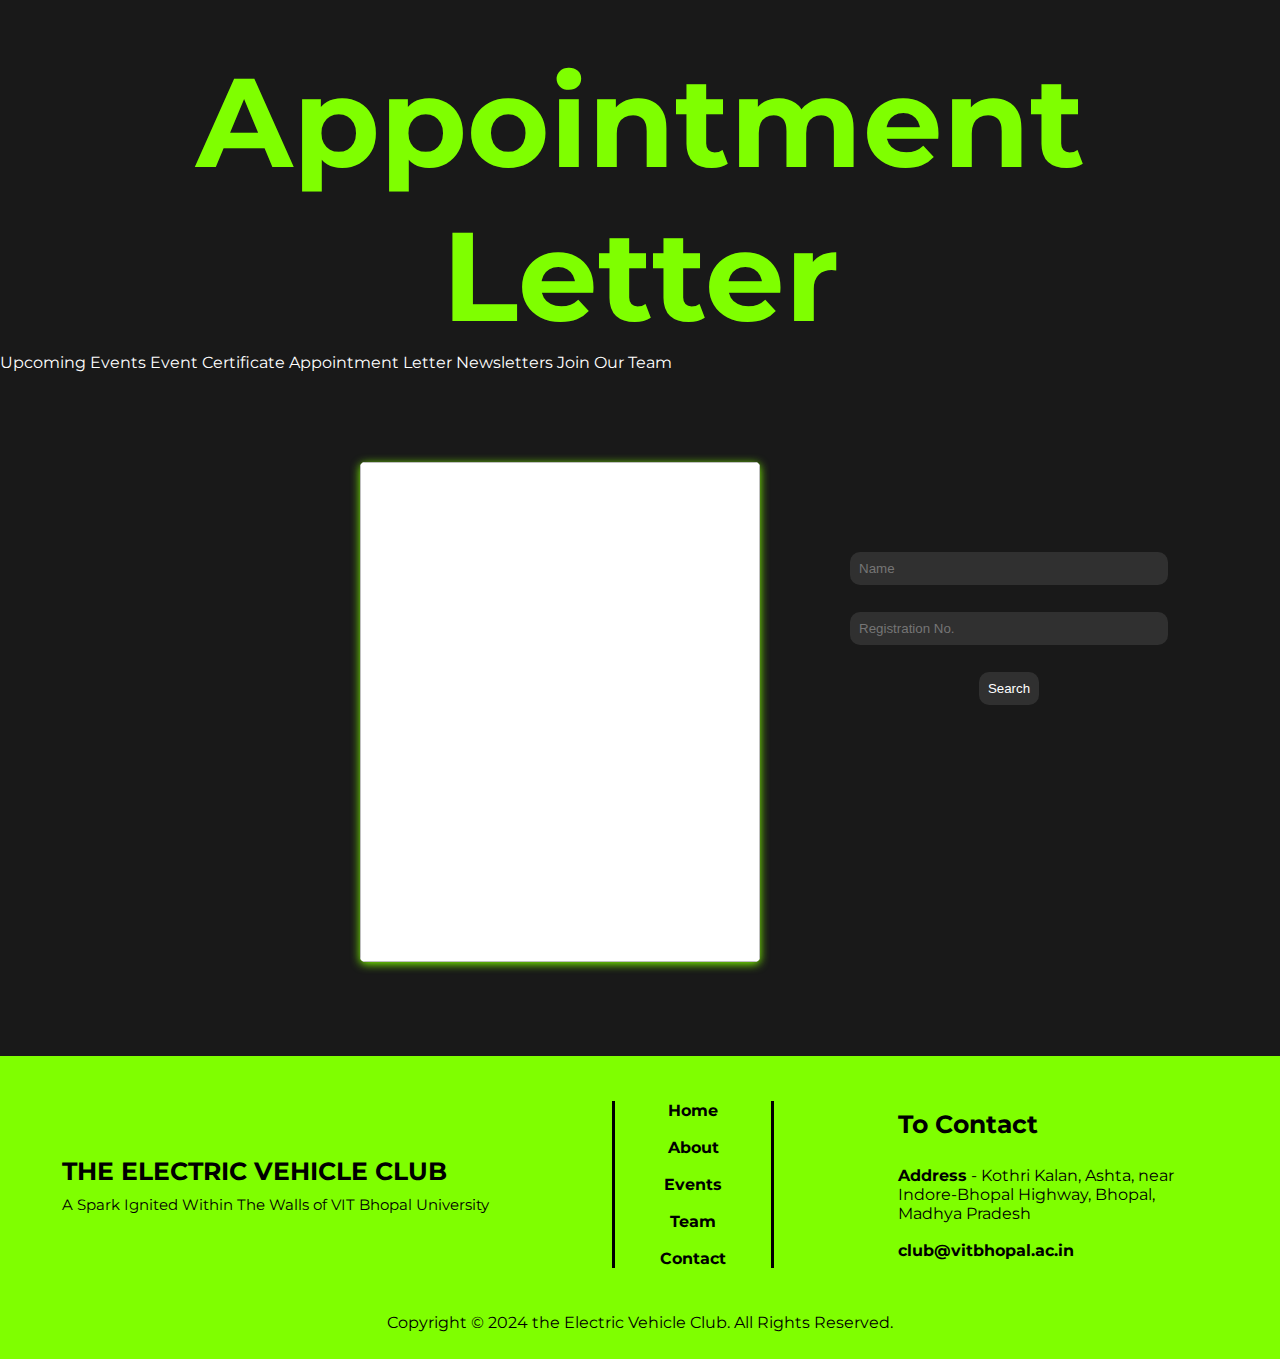
<file: appointment.html>
<!DOCTYPE html>
<html lang="en">
<head>
    <meta charset="UTF-8">
    <meta name="viewport" content="width=device-width, initial-scale=1.0">
    <link rel="stylesheet" href="https://cdnjs.cloudflare.com/ajax/libs/font-awesome/6.6.0/css/all.min.css"
        integrity="sha512-Kc323vGBEqzTmouAECnVceyQqyqdsSiqLQISBL29aUW4U/M7pSPA/gEUZQqv1cwx4OnYxTxve5UMg5GT6L4JJg=="
        crossorigin="anonymous" referrerpolicy="no-referrer" />
    <link rel="icon" href="/images/assets/EV Logo.png">
    <title>Appointment Letter - EV Club</title>
    <link rel="stylesheet" href="appointment.css">
    <link rel="preconnect" href="https://fonts.googleapis.com">
    <link rel="preconnect" href="https://fonts.gstatic.com" crossorigin>
    <link href="https://fonts.googleapis.com/css2?family=Montserrat:ital,wght@0,100..900;1,100..900&display=swap"
        rel="stylesheet">
</head>
<body>
    <div class="top-btn">
        <i class="fa-solid fa-arrow-up"></i>
    </div>
    
    <header id="header">
        <div class="backBtn"><a href="/index.html"><i class="fa-solid fa-arrow-left"></i></a></div> 
        <div class="heading"><h1>Appointment Letter</h1></div>
        <div class="ham"><i class="fa-solid fa-bars"></i></div>
        <nav class="side-box">
            <div class="sidebar">
                <div class="side-nav-items">
                    <a href="/events.html">Upcoming Events</a>
                    <a href="/certificate.html">Event Certificate</a>
                    <a href="/appointment.html">Appointment Letter</a>
                    <a href="/newsletter.html">Newsletters</a>
                    <a href="/form.html">Join Our Team</a>
                </div>
            </div>
        </nav>
    </header>

    <div class="content-container">
        <div class="letter-img"><img></div>
        <div class="letter-info">
            <form>
                <input id="name" type="text" placeholder="Name">
                <input id="regno" type="text" placeholder="Registration No.">
                
                <div class="btn">
                    <button id="searchBtn">Search</button>
                    <button id="downloadBtn" style="display: none;">Download</button>
                </div>
            </form>
        </div>
    </div>

    <footer>
        <div class="container">
            <div class="info">
                <h1>THE ELECTRIC VEHICLE CLUB</h1>
                <p>A Spark Ignited Within The Walls of VIT Bhopal University</p>
            </div>
            <div class="nav">
                <a href="index.html">Home</a>
                <a href="index.html#about">About</a>
                <a href="index.html#events" >Events</a>
                <a href="index.html#team">Team</a>
                <a href="index.html#contact">Contact</a>
            </div>
            <div class="contact">
                <h1>To Contact</h1>
                <p><b>Address</b> - Kothri Kalan, Ashta, near Indore-Bhopal Highway, Bhopal, Madhya Pradesh</p>
                <p><b>club@vitbhopal.ac.in</b></p>
            </div>
        </div>
        <div class="outro">
            <p>Copyright © 2024 the Electric Vehicle Club. All Rights Reserved.</p>
        </div>
    </footer>

    <script src="script.js"></script>
    <script src="appointment.js"></script>
</body>
</html>
</file>
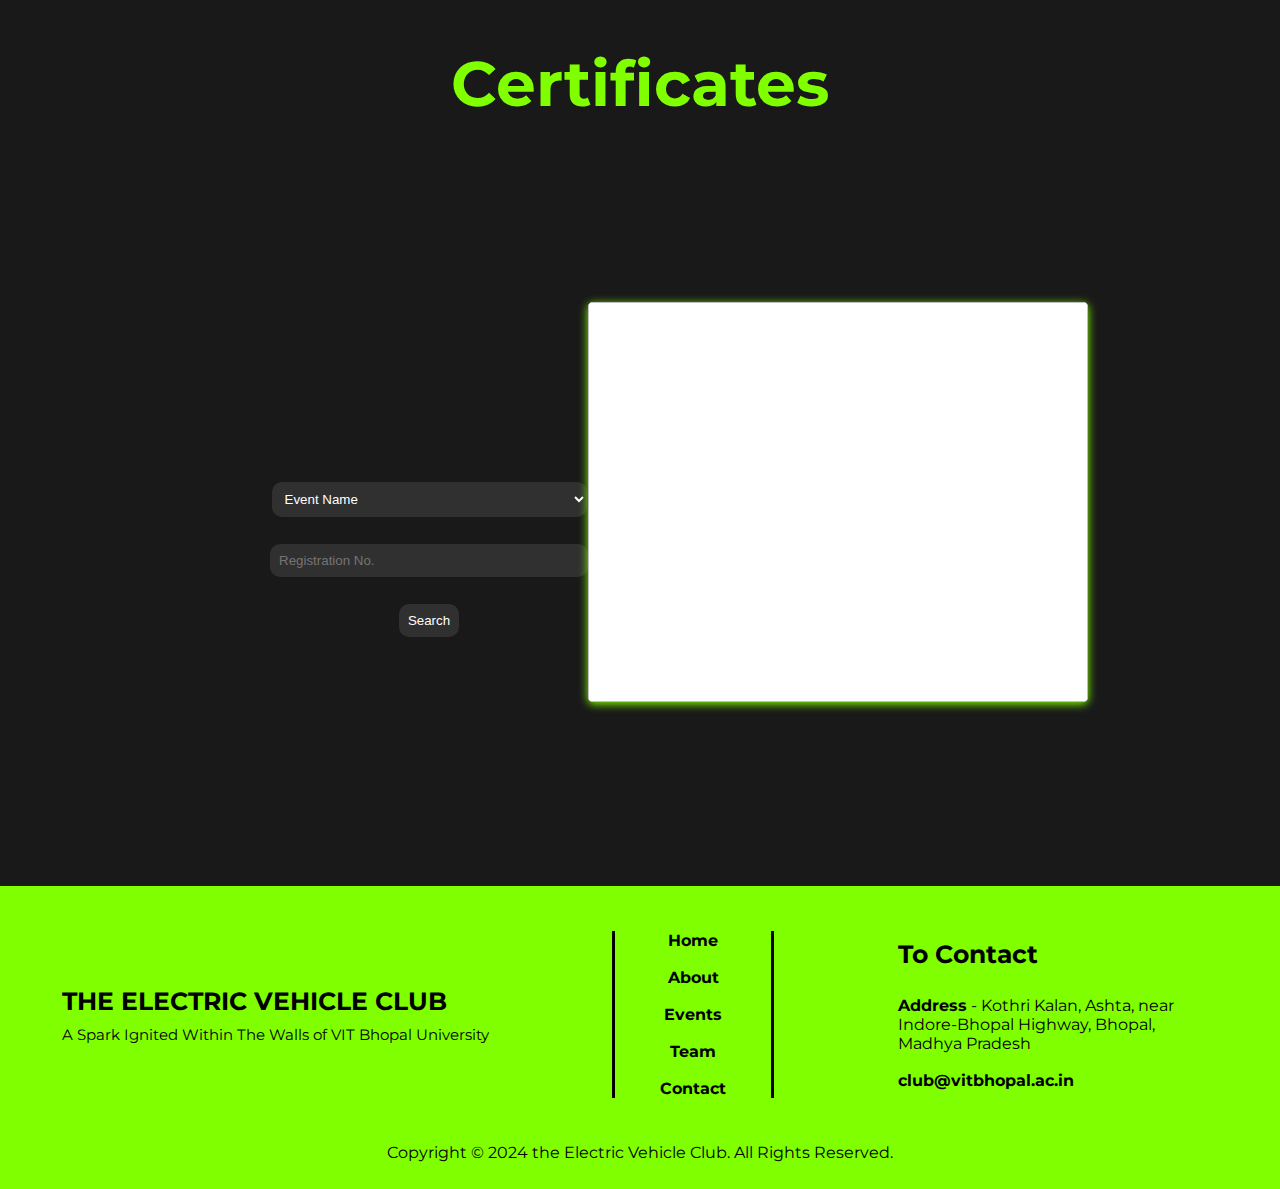
<file: certificate.html>
<!DOCTYPE html>
<html lang="en">
<head>
    <meta charset="UTF-8">
    <meta name="viewport" content="width=device-width, initial-scale=1.0">
    <title>Certificate - EV Club</title>
    <link rel="stylesheet" href="certificate.css">
    <link rel="preconnect" href="https://fonts.googleapis.com">
    <link rel="preconnect" href="https://fonts.gstatic.com" crossorigin>
    <link href="https://fonts.googleapis.com/css2?family=Montserrat:ital,wght@0,100..900;1,100..900&display=swap"
        rel="stylesheet">
</head>
<body>
    <h1 class="heading">Certificates</h1>
    <div class="content-container">
        <div class="letter-info">
            <form>
                <select id="event-name">
                    <option>Event Name</option>
                    <option>ROBOX</option>
                </select>
                <input id="regno" type="text" placeholder="Registration No.">
                <button>Search</button>
            </form>
        </div>
        <div class="letter-img"><img></div>
        
    </div>

    <footer>
        <div class="container">
            <div class="info">
                <h1>THE ELECTRIC VEHICLE CLUB</h1>
                <p>A Spark Ignited Within The Walls of VIT Bhopal University</p>
            </div>
            <div class="nav">
                <a href="index.html">Home</a>
                <a href="index.html#about">About</a>
                <a href="index.html#events" >Events</a>
                <a href="index.html#team">Team</a>
                <a href="index.html#contact">Contact</a>
            </div>
            <div class="contact">
                <h1>To Contact</h1>
                <p><b>Address</b> - Kothri Kalan, Ashta, near Indore-Bhopal Highway, Bhopal, Madhya Pradesh</p>
                <p><b>club@vitbhopal.ac.in</b></p>
            </div>
        </div>
        <div class="outro">
            <p>Copyright © 2024 the Electric Vehicle Club. All Rights Reserved.</p>
        </div>
    </footer>
</body>
</html>
</file>
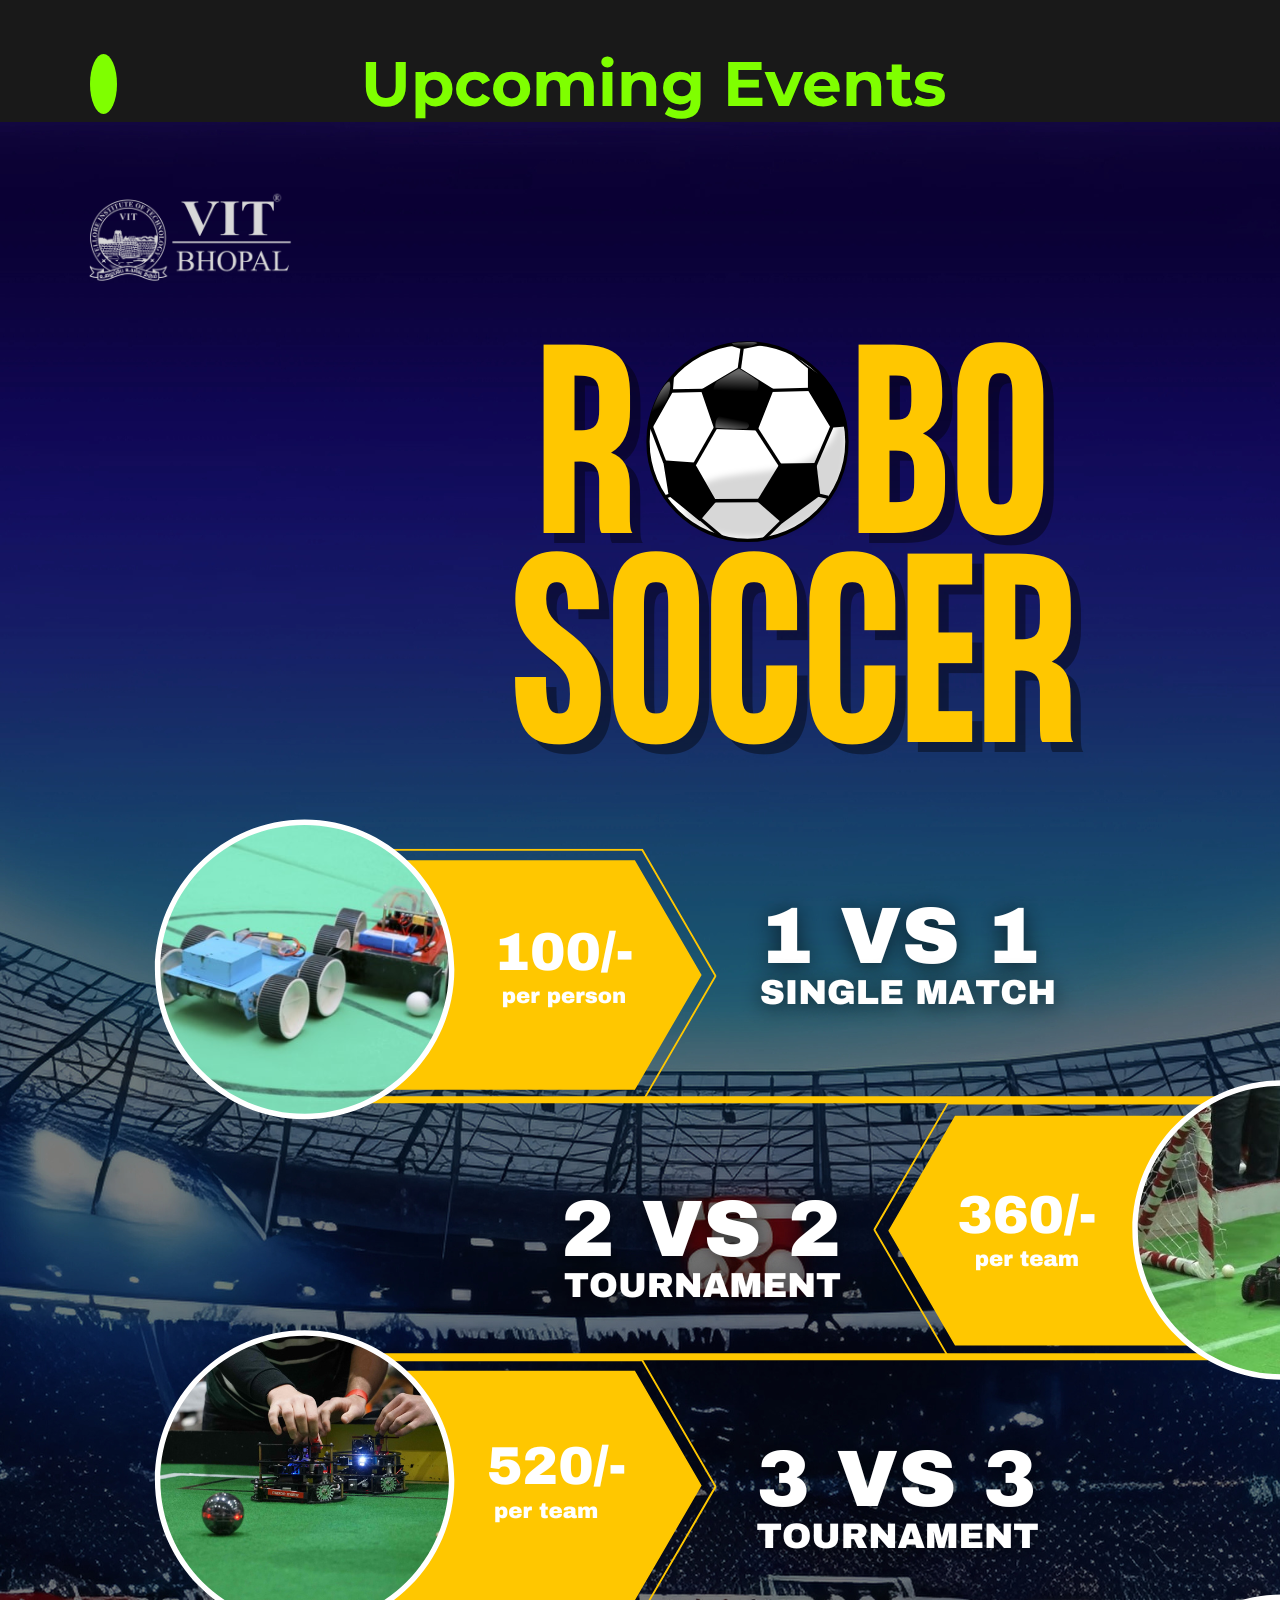
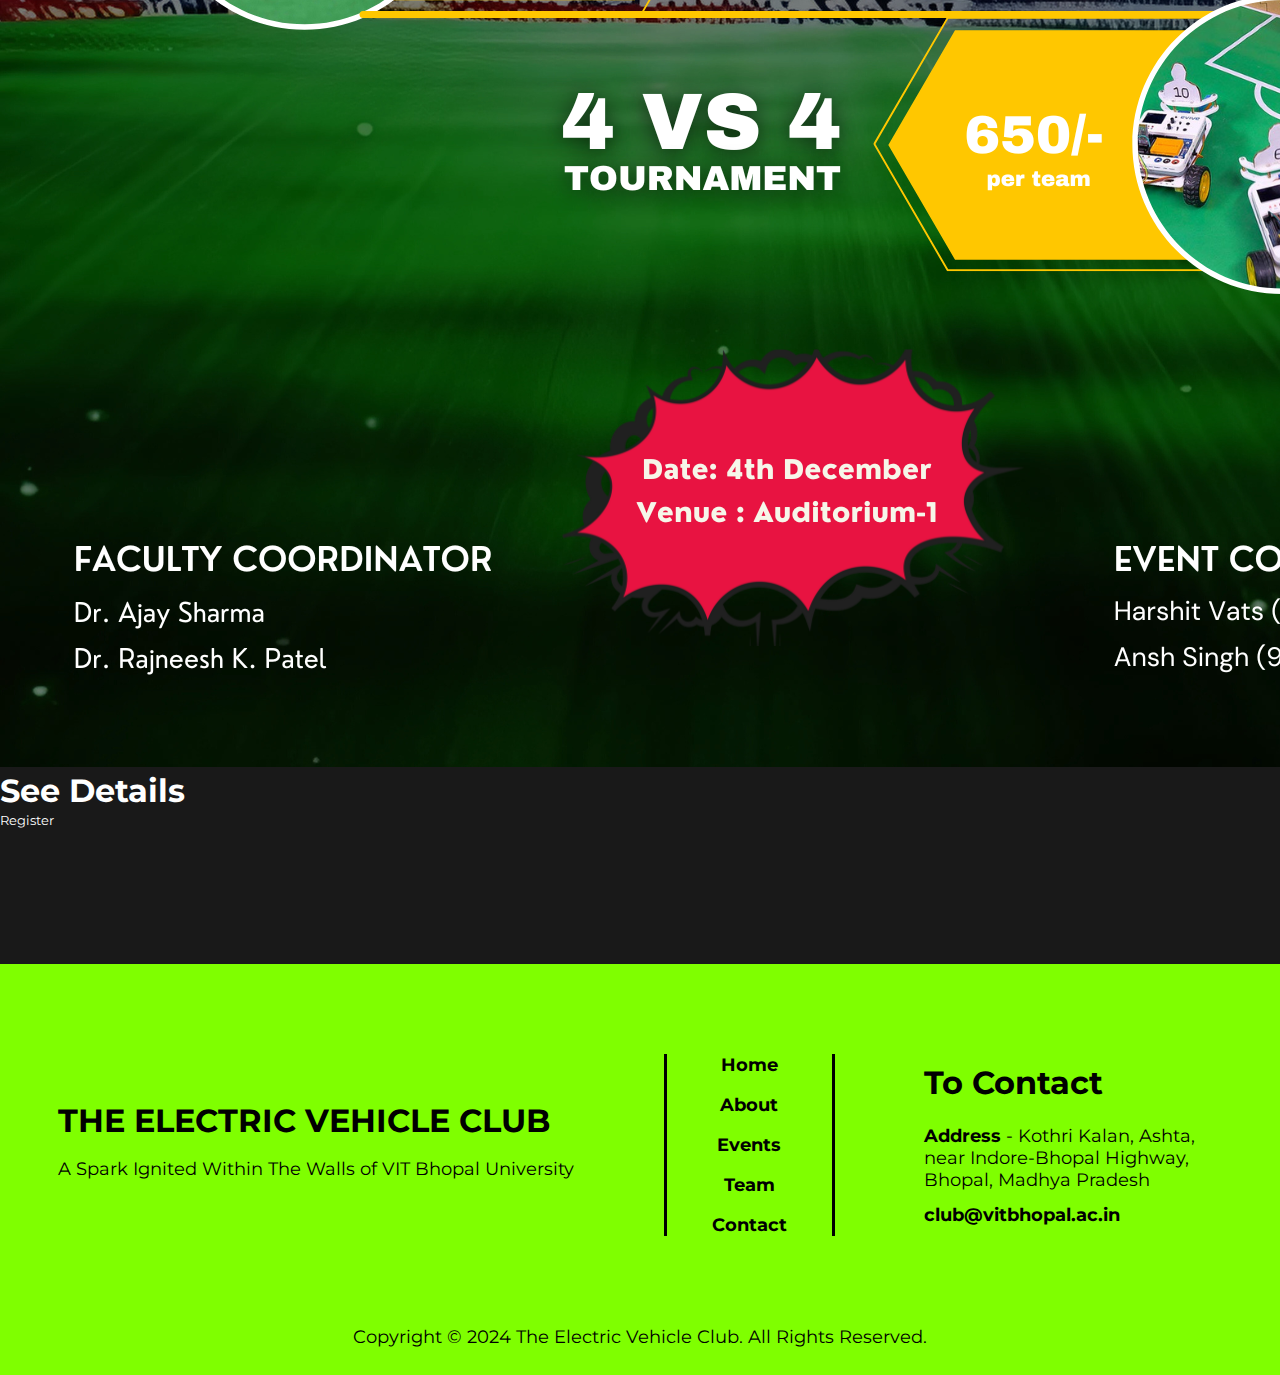
<file: events.html>
<!DOCTYPE html>
<html lang="en">
<head>
    <meta charset="UTF-8">
    <meta name="viewport" content="width=device-width, initial-scale=1.0">
    <link rel="stylesheet" href="https://cdnjs.cloudflare.com/ajax/libs/font-awesome/6.6.0/css/all.min.css"
        integrity="sha512-Kc323vGBEqzTmouAECnVceyQqyqdsSiqLQISBL29aUW4U/M7pSPA/gEUZQqv1cwx4OnYxTxve5UMg5GT6L4JJg=="
        crossorigin="anonymous" referrerpolicy="no-referrer" />
    <link rel="icon" href="/images/assets/EV Logo.png">
    <title>Upcoming Events - EV Club</title>
    <link rel="stylesheet" href="events.css">
    <link rel="stylesheet" href="style.css">
    <link rel="preconnect" href="https://fonts.googleapis.com">
    <link rel="preconnect" href="https://fonts.gstatic.com" crossorigin>
    <link href="https://fonts.googleapis.com/css2?family=Montserrat:ital,wght@0,100..900;1,100..900&display=swap"
        rel="stylesheet">
</head>
<body>
    
    <div class="top-btn">
        <i class="fa-solid fa-arrow-up"></i>
    </div>
    
    <div class="ham-close"><i class="fa-solid fa-xmark"></i></div>

    <header id="header">
        <div class="backBtn"><a href="/index.html"><i class="fa-solid fa-arrow-left"></i></a></div> 
        <div class="heading"><h1 class="heading">Upcoming Events</h1></div>
        <div class="ham-open"><i class="fa-solid fa-bars"></i></div>
        <nav class="side-box">
            <div class="sidebar">
                <div class="side-nav-items">
                    <a href="/events.html">Upcoming Events</a>
                    <a href="/certificate.html">Event Certificate</a>
                    <a href="/appointment.html">Appointment Letter</a>
                    <a href="/newsletter.html">Newsletters</a>
                    <a href="/form.html">Join Our Team</a>
                </div>
            </div>
        </nav>
    </header>

    <div class="event-container1">
        <div class="events">
            <div class="event">
                <div class="image"><img src="images/Posters/RoboSoccer.png"></div>
                <div class="details"><a><h1>See Details</h1></a></div>
            </div>
            <button><a href="https://forms.gle/ozLsjnRxEaar1n2o7" target="_blank">Register</a></button>
        </div>
    </div>

    <footer>
        <div class="container">
            <div class="info">
                <h1>THE ELECTRIC VEHICLE CLUB</h1>
                <p>A Spark Ignited Within The Walls of VIT Bhopal University</p>
            </div>
            <div class="nav">
                <a href="index.html">Home</a>
                <a href="index.html#about">About</a>
                <a href="index.html#events" >Events</a>
                <a href="index.html#team">Team</a>
                <a href="index.html#contact">Contact</a>
            </div>
            <div class="contact">
                <h1>To Contact</h1>
                <p><b>Address</b> - Kothri Kalan, Ashta, near Indore-Bhopal Highway, Bhopal, Madhya Pradesh</p>
                <p><b>club@vitbhopal.ac.in</b></p>
            </div>
        </div>
        <div class="outro">
            <p>Copyright © 2024 The Electric Vehicle Club. All Rights Reserved.</p>
        </div>
    </footer>

    <script src="script.js"></script>
</body>
</html>
</file>
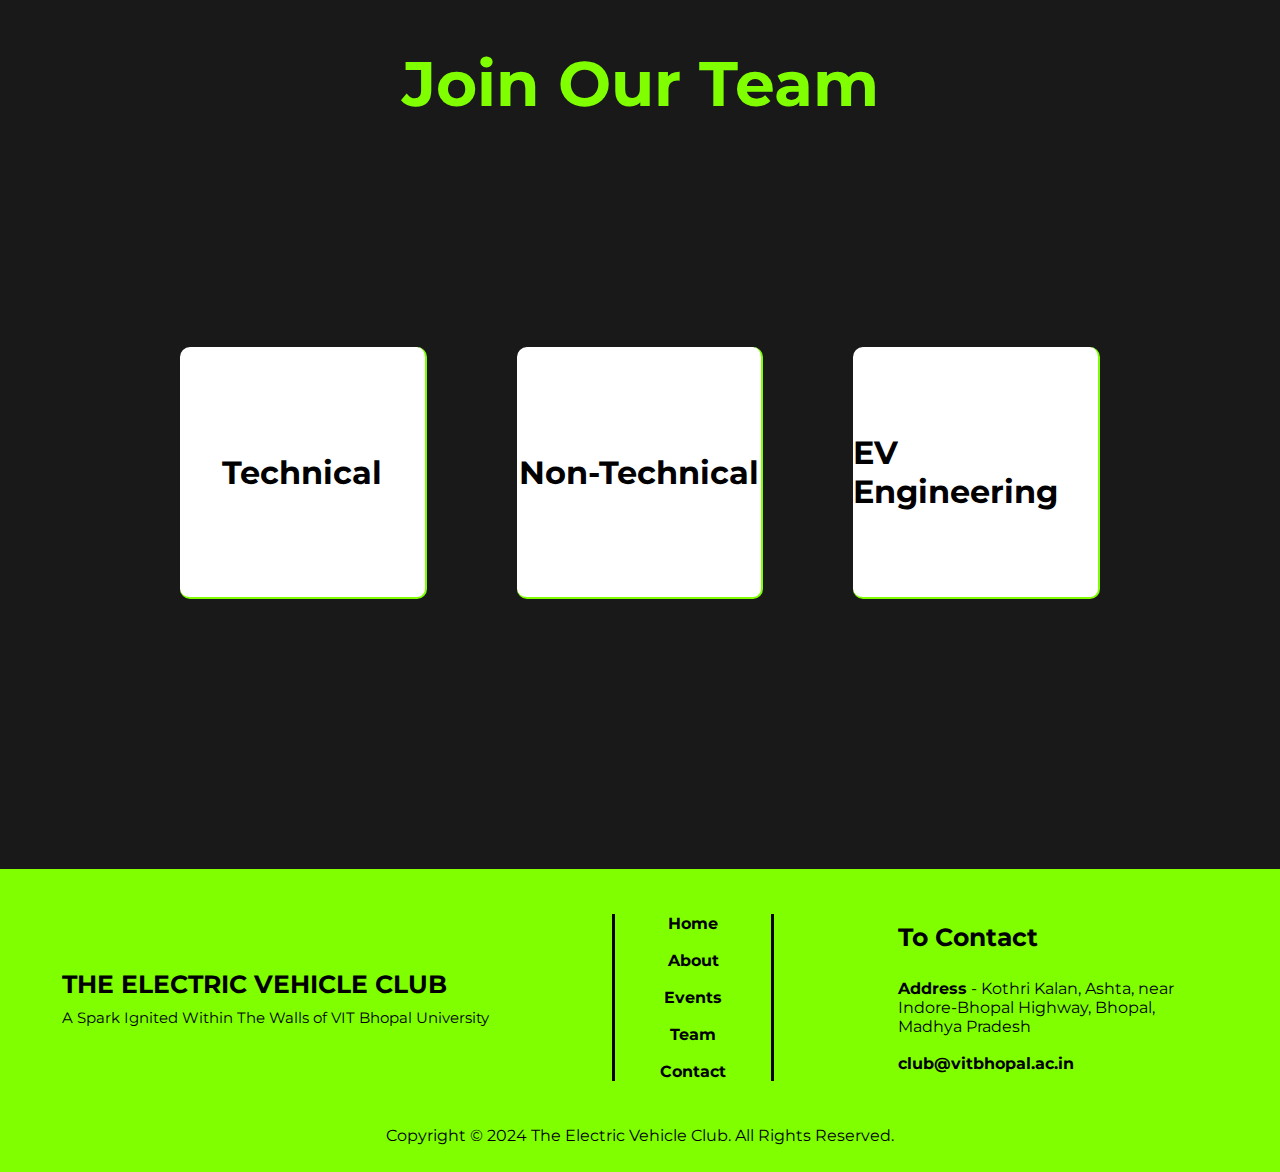
<file: form.html>
<!DOCTYPE html>
<html lang="en">
<head>
    <meta charset="UTF-8">
    <meta name="viewport" content="width=device-width, initial-scale=1.0">
    <link rel="icon" href="/images/assets/EV Logo.png">
    <title>Join Our Team - EV Club</title>
    <link rel="stylesheet" href="form.css">
    <link rel="preconnect" href="https://fonts.googleapis.com">
    <link rel="preconnect" href="https://fonts.gstatic.com" crossorigin>
    <link href="https://fonts.googleapis.com/css2?family=Montserrat:ital,wght@0,100..900;1,100..900&display=swap"
        rel="stylesheet">
</head>
<body>
    <div class="top-btn">
        <i class="fa-solid fa-arrow-up"></i>
    </div>
    
    <h1 class="heading">Join Our Team</h1>
    <div class="card-container">
        <div class="card"><h1>Technical</h1></div>
        <div class="card"><h1>Non-Technical</h1></div>
        <div class="card"><h1>EV Engineering</h1></div>
    </div>

    <div class="element1"></div>
    <div class="element2"></div>

    <footer>
        <div class="container">
            <div class="info">
                <h1>THE ELECTRIC VEHICLE CLUB</h1>
                <p>A Spark Ignited Within The Walls of VIT Bhopal University</p>
            </div>
            <div class="nav">
                <a href="index.html">Home</a>
                <a href="index.html#about">About</a>
                <a href="index.html#events" >Events</a>
                <a href="index.html#team">Team</a>
                <a href="index.html#contact">Contact</a>
            </div>
            <div class="contact">
                <h1>To Contact</h1>
                <p><b>Address</b> - Kothri Kalan, Ashta, near Indore-Bhopal Highway, Bhopal, Madhya Pradesh</p>
                <p><b>club@vitbhopal.ac.in</b></p>
            </div>
        </div>
        <div class="outro">
            <p>Copyright © 2024 The Electric Vehicle Club. All Rights Reserved.</p>
        </div>
    </footer>
</body>
</html>
</file>
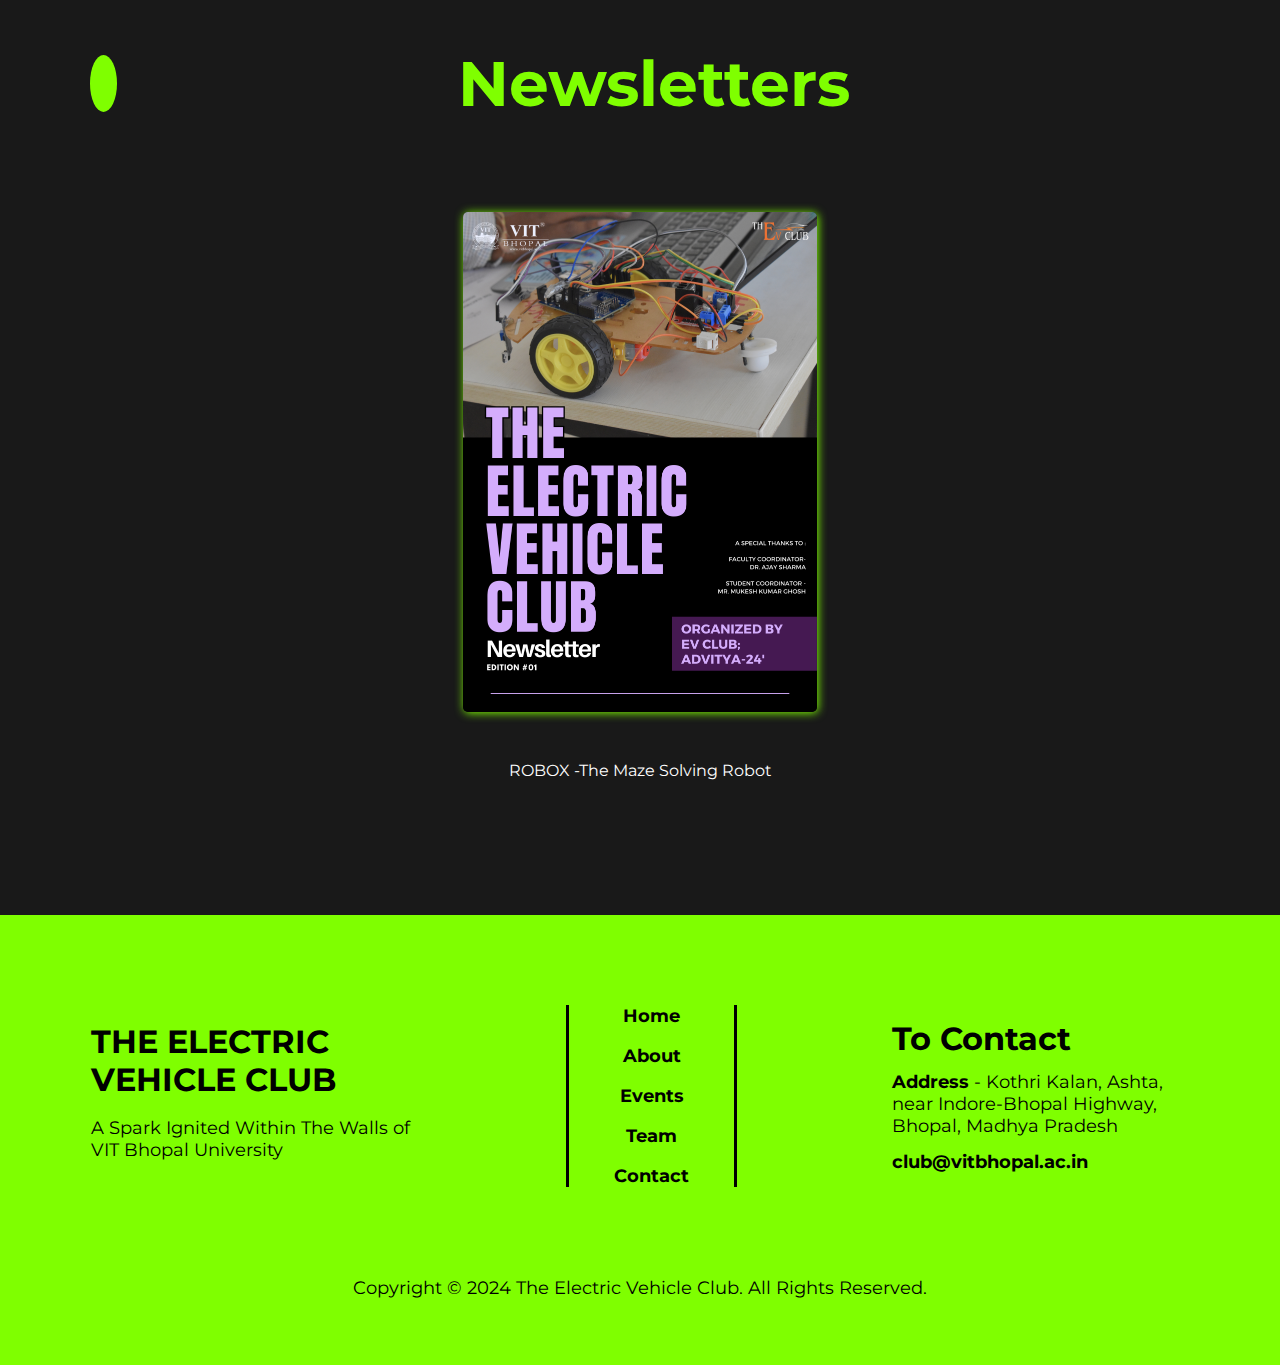
<file: newsletter.html>
<!DOCTYPE html>
<html lang="en">
<head>
    <meta charset="UTF-8">
    <meta name="viewport" content="width=device-width, initial-scale=1.0">
    <link rel="stylesheet" href="https://cdnjs.cloudflare.com/ajax/libs/font-awesome/6.6.0/css/all.min.css"
        integrity="sha512-Kc323vGBEqzTmouAECnVceyQqyqdsSiqLQISBL29aUW4U/M7pSPA/gEUZQqv1cwx4OnYxTxve5UMg5GT6L4JJg=="
        crossorigin="anonymous" referrerpolicy="no-referrer" />
    <link rel="icon" href="/images/assets/EV Logo.png">
    <title>Upcoming Events - EV Club</title>
    <link rel="stylesheet" href="newsletter.css">
    <link rel="stylesheet" href="style.css">
    <link rel="preconnect" href="https://fonts.googleapis.com">
    <link rel="preconnect" href="https://fonts.gstatic.com" crossorigin>
    <link href="https://fonts.googleapis.com/css2?family=Montserrat:ital,wght@0,100..900;1,100..900&display=swap"
        rel="stylesheet">
</head>
<body>
    <div class="top-btn">
        <i class="fa-solid fa-arrow-up"></i>
    </div>
    
    <div class="ham-close"><i class="fa-solid fa-xmark"></i></div>

    <header id="header">
        <div class="backBtn"><a href="/index.html"><i class="fa-solid fa-arrow-left"></i></a></div> 
        <div class="heading"><h1>Newsletters</h1></div>
        <div class="ham-open"><i class="fa-solid fa-bars"></i></div>
        <nav class="side-box">
            <div class="sidebar">
                <div class="side-nav-items">
                    <a href="/events.html">Upcoming Events</a>
                    <a href="/certificate.html">Event Certificate</a>
                    <a href="/appointment.html">Appointment Letter</a>
                    <a href="/newsletter.html">Newsletters</a>
                    <a href="/form.html">Join Our Team</a>
                </div>
            </div>
        </nav>
    </header>

    <div class="newsletter-container">
        <div class="newsletters">
            <div class="newsletter">
                <a href="images/Newsletters/ROBOX PDF.pdf" target="_blank"><img src="images/Newsletters/ROBOX.png" alt=""></a>
                <a>ROBOX -The Maze Solving Robot</a>
            </div>
        </div>
    </div>

    <footer>
        <div class="container">
            <div class="info">
                <h1>THE ELECTRIC VEHICLE CLUB</h1>
                <p>A Spark Ignited Within The Walls of VIT Bhopal University</p>
            </div>
            <div class="nav">
                <a href="index.html">Home</a>
                <a href="index.html#about">About</a>
                <a href="index.html#events" >Events</a>
                <a href="index.html#team">Team</a>
                <a href="index.html#contact">Contact</a>
            </div>
            <div class="contact">
                <h1>To Contact</h1>
                <p><b>Address</b> - Kothri Kalan, Ashta, near Indore-Bhopal Highway, Bhopal, Madhya Pradesh</p>
                <p><b>club@vitbhopal.ac.in</b></p>
            </div>
        </div>
        <div class="outro">
            <p>Copyright © 2024 The Electric Vehicle Club. All Rights Reserved.</p>
        </div>
    </footer>

    <script src="script.js"></script>
</body>
</html>
</file>
<file: appointment.css>
* {
    margin: 0;
    padding: 0;
}

html {
    scroll-behavior: smooth;
}

body {
    height: 100vh;
    background-color: #191919;
    font-family: "Montserrat", serif;
    color: white;
    overflow-x: hidden;
}

a {
    text-decoration: none;
    color: white;
}

.heading {
    padding-top: 5vmin;
    font-size: 7vmin;
    text-align: center;
    color: #7FFF00;
}

.content-container {
    margin: 10vmin 40vmin;
    display: flex;
}

.letter-img, .letter-info {
    flex: 1 1 50%;
}

.letter-img img {
    height: 500px;
    width: 400px;
    background-color: white;
    object-fit: cover;
    box-shadow: 0 2px 10px #7FFF00;
    border-radius: 5px;
    transition: transform 0.3s ease; 
}

.letter-info form {
    margin: 10vmin;
    width: fit-content;
    display: flex;
    flex-direction: column;
    justify-content: center;
    align-items: center;
    gap: 3vmin;
}

.letter-info form input {
    border: none;
    background-color: rgba(255, 255, 255, 0.1);
    border-radius: 10px;
    padding: 1vmin;
    width: 300px;
}

.letter-info form button {
    border: none;
    background-color: rgba(255, 255, 255, 0.1);
    color: white;
    border-radius: 10px;
    padding: 1vmin;
}


/* footer */

footer {
    bottom: 0;
    margin-top: 10vmin;
    color: black;
    background-color: #7FFF00;
    display: flex;
    flex-direction: column;
}

.container {
    display: flex;
    justify-content: space-around;
    align-items: center;
    text-align: center;
}

.info {
    text-align: left;
}


.info p {
    font-size: 15px;
}

.contact {
    flex: 0 0 25%;
}

.nav {
    margin: 5vmin 0;
    display: flex;
    flex-direction: column;
    gap: 2vmin;
    border-left: 3px solid black;
    border-right: 3px solid black;
}


.nav a {
    color: black;
    padding: 0 5vmin;
    font-weight: bold;
}

/* contact */

.contact {
    display: flex;
    flex-direction: column;
    gap: 2vmin;
    text-align: left;
}

.outro p{
    text-align: center;
    margin-bottom: 3vmin;
}

footer h1 {
    font-size: 25px;
    margin-bottom: 1vmin;
}
</file>
<file: certificate.css>
* {
    margin: 0;
    padding: 0;
}

html {
    scroll-behavior: smooth;
}

body {
    height: 100vh;
    background-color: #191919;
    font-family: "Montserrat", serif;
    color: white;
    overflow-x: hidden;
}

a {
    text-decoration: none;
    color: white;
}

.heading {
    padding-top: 5vmin;
    font-size: 7vmin;
    text-align: center;
    color: #7FFF00;
}

.content-container {
    margin: 20vmin 30vmin;
    display: flex;
}

.letter-img, .letter-info {
    flex: 1 1 50%;
}

.letter-img img {
    height: 400px;
    width: 500px;
    background-color: white;
    object-fit: cover;
    box-shadow: 0 2px 10px #7FFF00;
    border-radius: 5px;
    transition: transform 0.3s ease; 
}

.letter-info form {
    margin-top: 20vmin;
    width: fit-content;
    display: flex;
    flex-direction: column;
    justify-content: center;
    align-items: center;
    gap: 3vmin;
}

.letter-info form select {
    border: none;
    background-color: rgba(255, 255, 255, 0.1);
    border-radius: 10px;
    padding: 1vmin;
    width: 315px;
    color: white;
}

.letter-info form input {
    border: none;
    background-color: rgba(255, 255, 255, 0.1);
    border-radius: 10px;
    padding: 1vmin;
    width: 300px;
    color: white;
}

.letter-info form button {
    border: none;
    background-color: rgba(255, 255, 255, 0.1);
    color: white;
    border-radius: 10px;
    padding: 1vmin;
}


/* footer */

footer {
    bottom: 0;
    margin-top: 10vmin;
    color: black;
    background-color: #7FFF00;
    display: flex;
    flex-direction: column;
}

.container {
    display: flex;
    justify-content: space-around;
    align-items: center;
    text-align: center;
}

.info {
    text-align: left;
}


.info p {
    font-size: 15px;
}

.contact {
    flex: 0 0 25%;
}

.nav {
    margin: 5vmin 0;
    display: flex;
    flex-direction: column;
    gap: 2vmin;
    border-left: 3px solid black;
    border-right: 3px solid black;
}


.nav a {
    color: black;
    padding: 0 5vmin;
    font-weight: bold;
}

/* contact */

.contact {
    display: flex;
    flex-direction: column;
    gap: 2vmin;
    text-align: left;
}

.outro p{
    text-align: center;
    margin-bottom: 3vmin;
}

footer h1 {
    font-size: 25px;
    margin-bottom: 1vmin;
}
</file>
<file: events.css>
* {
    margin: 0;
    padding: 0;
}

html {
    scroll-behavior: smooth;
}

body {
    max-height: 100vh;
    max-width: 100vw;
    background-color: #191919;
    font-family: "Montserrat", serif;
    color: white;
    overflow-x: hidden;
}

a {
    text-decoration: none;
    color: white;
}

button {
    border: none;
    background-color: transparent;
    font-family: "Montserrat", serif;
}

button :hover {
    background-color: #FFF;
    color: black;
}

.top-btn i {
    cursor: pointer;
    display: none;
    position: fixed;
    right: 40px;
    bottom: 40px;
    background-color: white;
    color: black;
    padding: 1.5vmin;
    border-radius: 10px;
    transition: 0.3s ease;
}

.top-btn i:hover {
    color: #7FFF00;
}

header {
    padding: 5vmin 10vmin 0 10vmin;
    display: flex;
    justify-content: space-between;
    align-items: center;
}

/*sidebar*/

.backBtn i {
    cursor: pointer;
    background-color: #7FFF00;
    color: black;
    font-size: 3vmin;
    padding: 1.5vmin;
    border-radius: 50%;
    transition: 0.3s ease;
}

.backBtn i:hover {
    scale: 1.1;
}

.ham i {
    cursor: pointer;
    color: white;
    font-size: 4vmin;
}

.side-box {
    position: absolute;
    top: 12%;
    right: -300px;
    z-index: 1000;
    text-align: center;
    margin: auto 0;
    transition: 0.5s ease;
}

.side-box.active {
    right: 0;
}

.sidebar {
    width: 280px;
    background-color: rgba(0, 0, 0, 0.1);
    backdrop-filter: blur(10px);
    border-top-left-radius: 20px;
    border-bottom-left-radius: 20px;
}

.side-nav-items {
    display: flex;
    flex-direction: column;
    gap: 10vmin;
    padding: 12vmin 0;
}

.heading h1{
    font-size: 7vmin;
    text-align: center;
    color: #7FFF00;
}

.slider {
    display: flex;
    align-items: center;
    justify-content: center;
    flex-wrap: wrap;
    gap: 10vmin;
}

.swiper-slide {
    display: flex;
    flex-direction: column;
    align-items: center;
    gap: 5vmin;
    max-width: 400px;
    text-align: center;
}

.swiper-slide img {
    height: 450px;
    width: 100%;
    object-fit: cover;
    box-shadow: 1px 1px 10px #7FFF00;
    border-radius: 5px;
    transition: transform 0.3s ease; 
}

.swiper-slide img:hover {
    transform: scale(1.01);
}

.event-container {
    margin: 10vmin 0;
}

.event-container button a{
    width: fit-content;
    padding: 0.5vmin 2vmin;
    border: 1px solid #FFF;
    background-color: transparent;
    transition: background-color 0.3s ease, color 0.3s ease;
    cursor: pointer;
}

.event-container button a:hover {
    background-color: white;
}

.event-container button a{
    color: white;
}

.event-container button a:hover {
    color: black;
}

/* footer */

footer {
    bottom: 0;
    margin-top: 10vmin;
    color: black;
    background-color: #7FFF00;
    display: flex;
    flex-direction: column;
}

.container {
    display: flex;
    justify-content: space-around;
    align-items: center;
    text-align: center;
}

.info {
    text-align: left;
}

.info p {
    font-size: 15px;
}

.contact {
    flex: 0 0 25%;
}

.nav {
    margin: 5vmin 0;
    display: flex;
    flex-direction: column;
    gap: 2vmin;
    border-left: 3px solid black;
    border-right: 3px solid black;
}


.nav a {
    color: black;
    padding: 0 5vmin;
    font-weight: bold;
}

/* contact */

.contact {
    display: flex;
    flex-direction: column;
    gap: 2vmin;
    text-align: left;
}

.outro p{
    text-align: center;
    margin-bottom: 3vmin;
}

footer h1 {
    font-size: 25px;
    margin-bottom: 1vmin;
}
</file>
<file: style.css>
* {
    margin: 0;
    padding: 0;
}

html {
    scroll-behavior: smooth;
}

body {
    max-height: 100vh;
    max-width: 100vw;
    background-color: #191919;
    font-family: "Montserrat", serif;
    color: white;
    overflow-x: hidden;
}

.content-wrapper {
    margin: 0 12vmin;
    display: flex;
    flex-direction: column;
}

.no-scroll {
    overflow: hidden;
    height: 100%;
}

.hidden {
    display: none;
}

a {
    cursor: pointer;
    text-decoration: none;
    color: white;
}

button {
    border: none;
    background-color: transparent;
    font-family: "Montserrat", serif;
}

button :hover {
    background-color: #FFF;
    color: black;
}

span {
    color: #7FFF00;
}

.headings {
    padding-top: 5vmin;
    font-size: 7vmin;
    text-align: center;
    color: #7FFF00;
}

.top-btn i {
    cursor: pointer;
    display: none;
    position: fixed;
    right: 40px;
    bottom: 40px;
    background-color: white;
    color: black;
    padding: 1.3vmin 1.6vmin;
    border-radius: 10px;
    transition: 0.3s ease;
}

.top-btn i:hover {
    color: #7FFF00;
}

/* navbar */

.navbar {
    width: 100%;
    padding: 35px 0;
    background-color: #191919;
    display: flex;
    justify-content: space-between;
    align-items: center;
    z-index: 998;
    transition: 0.5s;
    box-sizing: border-box;
    gap: 4vmin;
}

.navbar ul li {
    list-style: none;
}

.logo img {
    cursor: pointer;
    height: 6vmin;
}

.nav-items {
    display: flex;
    align-items: center;
    gap: 7vmin;
}

.nav-items a {
    transition: 0.3s ease-in-out;
}

.nav-items a:hover {
    color: #7FFF00;
}

.ham-open i {
    cursor: pointer;
    color: white;
    font-size: 3vmin;
}

.ham-close i {
    cursor: pointer;
    display: none;
    position: absolute;
    top: 39px;
    right: 27px;
    z-index: 1001;
    font-size: 8vmin;
}

.ham-close i.active {
    display: inline-block;
}

/* sidebar */

.side-box {
    position: fixed;
    top: 12%;
    right: -400px;
    z-index: 1000;
    text-align: center;
    transition: 0.3s ease;
}

.side-box.active {
    right: 0;
}

.sidebar {
    width: 260px;
    background-color: rgba(0, 0, 0, 0.4);
    backdrop-filter: blur(10px);
    border-top-left-radius: 20px;
    border-bottom-left-radius: 20px;
}

.side-nav-items {
    display: flex;
    flex-direction: column;
    gap: 10vmin;
    list-style: none;
    padding: 12vmin 0;
}

.side-nav-items li a {
    transition: 0.4s ease;
}

.side-nav-items a:hover {
    color: #7FFF00;
}

/* hero-page */

#hero-page {
    position: relative;
    display: flex;
    flex-direction: column;
    gap: 5vmin;
    height: 70vh;
}

#hero-page .text {
    margin-top: 14vmin;
}

#hero-page .text h1 {
    font-size: 10vmin;
}

#hero-page .text h3 {
    font-size: 3.5vmin;
    font-weight: 200;
}

#hero-page p {
    position: absolute;
    top: 53%;
    right: -27vmin;
    font-size: 2.7vmin;
    font-weight: 700;
    transform: translateY(-50%) rotate(90deg);
    z-index: 10;
}

/* .element {
    position: absolute;
    bottom: 00px;
    right: 100px;
    width: 400px;
    height: 400px;
    flex-shrink: 0;
    border-radius: 50%;
    background: rgba(152, 238, 68, 0.50);
    filter: blur(100px);
    z-index: 1;
} */

#hero-page .image img {
    position: absolute;
    bottom: -11vmin;
    right: 10vmin;
    height: 35vmin;
    width: 75vmin;
    z-index: 10;
}

/* About */

#about {
    margin-top: 12vmin ;
    padding: 20vmin 0;
    display: flex;
    gap: 7vmin;
}

#about .text {
    display: flex;
    flex-direction: column;
    gap: 5vmin;
    flex: 0 0 60%;
    font-size: 3.2vmin;
    line-height: 5vmin;
    text-align: justify;
}

#about .heading {
    text-align: center;
    flex: 0 0 40%;
    font-size: 5vmin;
    z-index: 10;
}

/* events */

.event-container {
    display: flex;
    flex-direction: column;
    align-items: center;
    margin: 10vmin 0;
}

.slider {
    margin: 0 20vmin;
    margin-bottom: 5vmin;
    display: flex;
    align-items: center;
    justify-content: center;
}

.swiper-slide img {
    height: 40vmin;
}

.swiper-slide:nth-child(3) img {
    height: 60vmin;
    border: 1px solid #7FFF00;
}

.event-container button a{
    padding: 0.5vmin 2vmin;
    border: 1px solid #FFF;
    background-color: transparent;
    transition: 0.3s ease;
}

.event-container button a:hover {
    background-color: white;
}

.event-container button a:hover {
    color: black;
}

/* team */

.team-page {
    display: flex;
    flex-direction: column;
    align-items: center;
    padding: 2vmin;
    margin-top: 2vmin;
}

.team-container {
    display: flex;
    gap: 7vmin;
    margin-bottom: 5vmin;
}

.first-row {
    display: flex;
    justify-content: center;
    align-items: center;
    margin-top: 5vmin;
}

.rest-rows {
    display: flex;
    justify-content: center;
    align-items: center;
    flex-wrap: wrap;
    margin-top: 5vmin;
}

.team-member {
    text-align: center;
}

.profile-pic img {
    width: 30vmin;
    height: 30vmin;
    border-radius: 50%;
}

.profile-pic {
    margin-bottom: 2vmin;
}

.name {
    font-size: 2.3vmin;
    font-weight: bold;
}

.role {
    width: 30vmin;
    margin-top: 0.3vmin;
    font-size: 2.1vmin;
    color: gray;
}

.team-page button a{
    font-size: 2vmin;
    padding: 0.5vmin 2vmin;
    border: 1px solid #FFF;
    background-color: transparent;
    color: #FFF;
    transition: 0.3s ease;
}

.team-page button a:hover {
    background-color: white;
}

.team-page button a:hover {
    color: black;
}

/* contact */

#contact .contacts {
    margin-top: 15vmin;
    display: flex;
    justify-content: space-evenly;
    align-items: center;
    flex-wrap: wrap;
    gap: 10vmin;
}

#contact .student {
    display: flex;
    flex-direction: column;
    align-items: center;
    gap: 5vmin;
}

#contact .faculty {
    display: flex;
    flex-direction: column;
    align-items: center;
    gap: 5vmin;
}

#contact .student h1,
#contact .faculty h1 {
    font-size: 3.5vmin;
    border-bottom: 0.2vmin solid #7FFF00;
    margin-bottom: 2vmin;
    padding-bottom: 10px;
}

#contact .student p,
#contact .faculty p {
    font-size: 2.6vmin;
}


/* footer */

footer {
    left: 0;
    bottom: 0;
    margin-top: 15vmin;
    color: black;
    background-color: #7FFF00;
    display: flex;
    flex-direction: column;
}

.container {
    padding: 5vmin;
    display: flex;
    justify-content: space-around;
    align-items: center;
    text-align: center;
    gap: 7vmin;
}

.info {
    display: flex;
    flex-direction: column;
    gap: 1vmin;
    text-align: left;
}

.info h1 {
    font-size: 3.5vmin;
}

.info p {
    font-size: 2vmin;
    margin-bottom: 1vmin;
}

.socials{
    list-style: none;
    display: flex;
    gap: 2vmin;
}

.socials i{
    font-size: 2.2vmin;
    color: black;
    transition: 0.3s ease;
}

.socials i:hover {
    color: white;
}

.nav {
    margin: 5vmin 0;
    display: flex;
    flex-direction: column;
    gap: 2vmin;
    border-left: 3px solid black;
    border-right: 3px solid black;
}

.nav a {
    font-size: 2vmin;
    color: black;
    padding: 0 5vmin;
    font-weight: bold;
    transition: 0.3s ease;
}


.nav a:hover {
    color: white;
}

.contact {
    display: flex;
    flex: 0 0 25%;
    flex-direction: column;
    gap: 1.5vmin;
    text-align: left;
}

.contact h1 {
    font-size: 3.5vmin;
}

.contact p {
    font-size: 2vmin;
}

.outro p {
    font-size: 2vmin;
    text-align: center;
    margin-bottom: 3vmin;
}

/*loader*/

.loader-container {
    position: fixed;
    top: 0;
    left: 0;
    width: 100vw;
    height: 100vh;
    background-color: black;
    display: flex;
    justify-content: center;
    align-items: center;
    color: white;
    font-size: 7vmin;
    font-weight: bold;
    opacity: 1;
    z-index: 1000;
}

.loader-container span {
    opacity: 0;
}

.loader-container .space {
    display: inline-block;
    width: 2.5vmin;
}

::-webkit-scrollbar,
::-webkit-scrollbar-track {
    width: 10px;
    background-color: rgba(255, 255, 255, 0.05);
    border-radius: 10px;
}

::-webkit-scrollbar-thumb {
    background-color: rgba(255, 255, 255, 0.05);
    border-radius: 10px;
}

::-webkit-scrollbar-thumb:hover {
    background-color: rgba(255, 255, 255, 0.1);
}

/* for mobile devices */

@media (max-width:820px) {

    #hero-page {
        height: fit-content;
    }

    #hero-page .text {
        margin-top: 4vmin;
    }

    #hero-page .image img {
        position: relative;
        bottom: 0;
        right: 0;
    }
    
    #hero-page p {
        position: relative;
        top: 0%;
        right: -0;
        transform: translateY(0%) rotate(0);
        padding-top: 5vmin;
        text-align: center;
    }

    .nav-items {
        display: none;
    }

    .hidden {
        display: inline-block;
    }

    .side-nav-items {
        gap: 6vmin;
        padding: 5vmin 0;
    }
}

@media (max-width: 650px) {

    #about .text {
        font-size: 2.5vmin;
    }

    .logo img {
        height: 9vmin;
    }

    .ham-open i {
        font-size: 6vmin;
    }
    
    .slider {
        flex-direction: column;
    }

    #about {
        flex-direction: column;
        gap: 5vmin;
    }
    
    #about .heading {
        order: -1;
    }

    .container .nav {
        display: none;
    }

    .container .info, .container .contact {
        flex: 1 1 50%
    }

    .info h1 {
        font-size: 2.5vmin;
    }
    
    .info p {
        font-size: 1.7vmin;
        margin-bottom: 1vmin;
    }
}

@media (max-width: 400px) {

    .content-wrapper {
        margin: 0 8vmin;
    }

    .side-box {
        top: 0%;
    }

    .side-nav-items {
        gap: 11vmin;
    }

    .sidebar {
        display: flex;
        justify-content: center;
        align-items: center;
        height: 100vh;
        width: 100vw;
    }

    .top-btn i {
        right: 15px;
        bottom: 15px;
    }
}
</file>
<file: form.css>
* {
    margin: 0;
    padding: 0;
}

html {
    scroll-behavior: smooth;
}

body {
    height: 100vh;
    background-color: #191919;
    font-family: "Montserrat", serif;
    color: black;
    overflow-x: hidden;
}

a {
    text-decoration: none;
    color: white;
}

.top-btn i {
    cursor: pointer;
    display: none;
    position: fixed;
    right: 40px;
    bottom: 40px;
    background-color: white;
    color: black;
    padding: 1.5vmin;
    border-radius: 10px;
    transition: 0.3s ease;
}

.top-btn i:hover {
    color: #7FFF00;
}

.heading {
    padding: 5vmin 0;
    font-size: 7vmin;
    text-align: center;
    color: #7FFF00;
}



/* content */

.card-container {
    display: flex;
    justify-content: center;
    align-items: center;
    gap: 10vmin;
    margin: 20vmin;
    margin-bottom: 30vmin;
}

.card {
    display: flex;
    justify-content: center;
    align-items: center;
    height: 250px;
    width: 400px;
    background-color: white;
    border-radius: 10px;
    border-right: 2px solid #7FFF00;
    border-bottom: 2px solid #7FFF00;
    z-index: 100;
}

/* .element1 {
    top: 200px;
    position: absolute;
    width: 700px;
    height: 200px;
    background: #7FFF00;
}

.element2 {
    top: 400px;
    right: 0;
    position: absolute;
    width: 750px;
    height: 200px;
    background: #7FFF00;
} */

/* footer */

footer {
    bottom: 0;
    margin-top: 10vmin;
    color: black;
    background-color: #7FFF00;
    display: flex;
    flex-direction: column;
}

.container {
    display: flex;
    justify-content: space-around;
    align-items: center;
    text-align: center;
}

.info {
    text-align: left;
}


.info p {
    font-size: 15px;
}

.contact {
    flex: 0 0 25%;
}

.nav {
    margin: 5vmin 0;
    display: flex;
    flex-direction: column;
    gap: 2vmin;
    border-left: 3px solid black;
    border-right: 3px solid black;
}


.nav a {
    color: black;
    padding: 0 5vmin;
    font-weight: bold;
}

/* contact */

.contact {
    display: flex;
    flex-direction: column;
    gap: 2vmin;
    text-align: left;
}

.outro p{
    text-align: center;
    margin-bottom: 3vmin;
}

footer h1 {
    font-size: 25px;
    margin-bottom: 1vmin;
}
</file>
<file: newsletter.css>
* {
    margin: 0;
    padding: 0;
}

html {
    scroll-behavior: smooth;
}

body {
    max-height: 100vh;
    max-width: 100vw;
    background-color: #191919;
    font-family: "Montserrat", serif;
    color: white;
    overflow-x: hidden;
}

a {
    text-decoration: none;
    color: white;
}

header {
    margin-top: 5vmin;
    padding: 0 10vmin;
    display: flex;
    justify-content: space-between;
    align-items: center;
}

.top-btn i {
    cursor: pointer;
    display: none;
    position: fixed;
    right: 40px;
    bottom: 40px;
    background-color: white;
    color: black;
    padding: 1.5vmin;
    border-radius: 10px;
    transition: 0.3s ease;
}

.top-btn i:hover {
    color: #7FFF00;
}

/*sidebar*/

.backBtn i {
    cursor: pointer;
    background-color: #7FFF00;
    color: black;
    font-size: 3vmin;
    padding: 1.3vmin 1.5vmin;
    border-radius: 50%;
    transition: 0.3s ease;
}

.backBtn i:hover {
    transform: translateX(-5px);
}

.ham i {
    cursor: pointer;
    color: white;
    font-size: 3vmin;
}

.side-box {
    position: absolute;
    top: 12%;
    right: -300px;
    z-index: 1000;
    text-align: center;
    margin: auto 0;
    transition: 0.5s ease;
}

.side-box.active {
    right: 0;
}

.sidebar {
    width: 280px;
    background-color: rgba(0, 0, 0, 0.1);
    backdrop-filter: blur(10px);
    border-top-left-radius: 20px;
    border-bottom-left-radius: 20px;
}

.side-nav-items {
    display: flex;
    flex-direction: column;
    gap: 10vmin;
    padding: 12vmin 0;
}

.heading h1{
    font-size: 7vmin;
    text-align: center;
    color: #7FFF00;
}

.newsletters {
    display: flex;
    align-items: center;
    justify-content: center;
    gap: 10vmin;
}

.newsletter {
    display: flex;
    flex-direction: column;
    align-items: center;
    gap: 5vmin;
    max-width: 400px;
    text-align: center;
}

.newsletter h1 {
    font-weight: bold;
    font-size: 4vmin;
}

.newsletter img {
    height: 500px;
    width: 100%;
    object-fit: cover;
    box-shadow: 1px 1px 10px #7FFF00;
    border-radius: 5px;
    transition: transform 0.3s ease; 
}

.newsletter img:hover {
    transform: scale(1.01);
}

.newsletter-container {
    margin: 10vmin 0;
}

/* footer */

footer {
    height: 50vmin;
    margin-top: 15vmin;
    color: black;
    background-color: #7FFF00;
    display: flex;
    flex-direction: column;
}

.container {
    display: flex;
    justify-content: space-around;
    align-items: center;
    text-align: center;
}

.info {
    text-align: left;
    flex: 0 0 27%;
}

.info h1 {
    font-size: 3.3vmin;
    margin-bottom: 1vmin;
}

.info p {
    font-size: 1.9vmin;
}

.nav {
    margin: 5vmin 0;
    display: flex;
    flex-direction: column;
    gap: 2vmin;
    border-left: 3px solid black;
    border-right: 3px solid black;
}

.nav a {
    font-size: 2vmin;
    color: black;
    padding: 0 5vmin;
    font-weight: bold;
}

.contact {
    display: flex;
    flex: 0 0 25%;
    flex-direction: column;
    gap: 1.5vmin;
    text-align: left;
}

.contact h1 {
    font-size: 3vmin;
}

.contact p {
    font-size: 1.8vmin;
}

.outro p {
    font-size: 1.8vmin;
    text-align: center;
    margin-bottom: 3vmin;
}

@media (max-width: 500px) {
    
    .newsletter img {
        height: 350px;
    }
}
</file>
